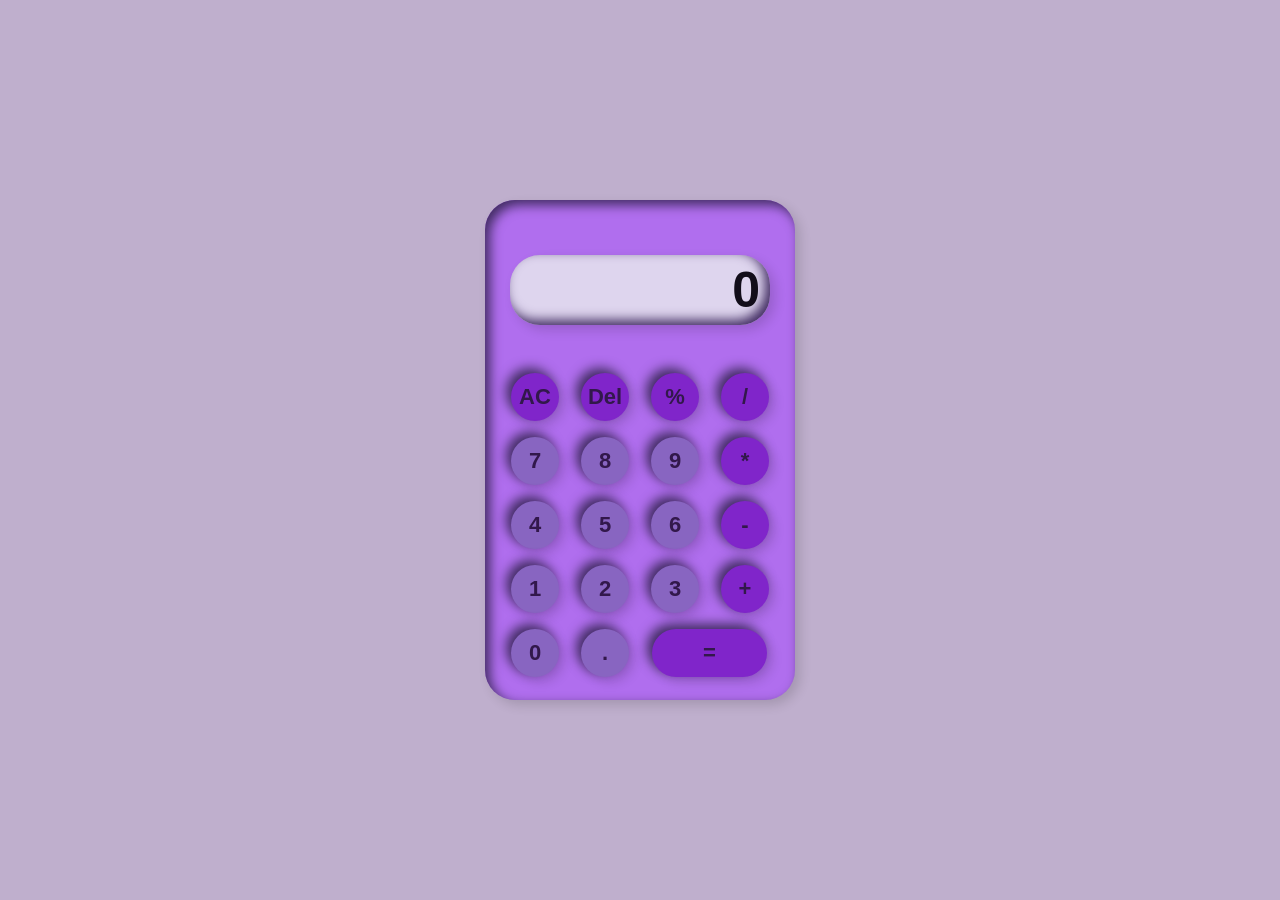
<file: calculator.html>
<!DOCTYPE html>
<html lang="en">
<head>
    <meta charset="UTF-8">
    <meta name="viewport" content="width=device-width, initial-scale=1.0">
    <title>calculator</title>
    <style>
        *{
          margin: 0;
          padding:0;
          box-sizing: border-box;
          font-family: sans-serif;
          font-weight: bold;
          font-size: 22px;
          color: rgb(50, 24, 75);
          background-color: rgb(191, 175, 205);

        }
        .container{
            height: 100vh;
            display: flex;
            justify-content: center;
            align-items: center;
        }
        .calculator{
            background-color: rgb(176, 110, 238);
            padding: 15px;
            border-radius: 30px;
            box-shadow: inset 5px 5px 12px #412c62 ,
                            5px 5px 12px rgba(0, 0, 0, 0.14);
            display: grid;
            grid-template-columns: repeat(4,70px);                
        }
        input{
            grid-column: span 4;
            width: 260px;
            height: 70px;
            background-color: #ded5ee;
            border: none;
            box-shadow: inset -5px -5px 12px #412c62 ,
            5px 5px 12px rgba(0, 0, 0, 0.14);
            border-radius: 30px;
            outline: none;
            font-size: 50px;
            text-align: end;
            margin: 40px auto;
            padding: 10px;
           }
         input::placeholder{
            color: #120d1a;

         }  
         button{
            width: 48px;
            height: 48px;
            background-color: #8865c1; 
            box-shadow:  -5px -5px 12px #412c62 ,
            5px 5px 12px rgba(9, 5, 10, 0.14);
            border-radius: 50%;
            border: none;
            margin: 8px auto;
        }
        .eql{
            width: 115px;
            border-radius: 40px;
            margin: 8px 12px;
           
        }
        .btn{
            background-color: rgb(128, 37, 202);
        }
        #btn{
            background-color: rgb(128, 37, 202);
        }
        
    </style>
</head>
<body>
    <div class="container">
        <div class="calculator">
            <input type="text" placeholder="0" id="result">
            <button class="btn" onclick="clrs()">AC</button>
            <button class="btn" onclick="dlt()">Del</button>
            <button class="btn" onclick="display('%')">%</button>
            <button class="btn" onclick="display('/')">/</button>
            <button onclick="display('7')">7</button>
            <button onclick="display('8')">8</button>
            <button onclick="display('9')">9</button>
            <button class="btn" onclick="display('*')">*</button>
            <button onclick="display('4')">4</button>
            <button onclick="display('5')">5</button>
            <button onclick="display('6')">6</button>
            <button class="btn" onclick="display('-')">-</button>
            <button onclick="display('1')">1</button>
            <button onclick="display('2')">2</button>
            <button onclick="display('3')">3</button>
            <button class="btn" onclick="display('+')">+</button>
            <button onclick="display('0')">0</button>
            <button onclick="display('.')">.</button>
            <button id="btn"class="eql" onclick="calculate()">=</button>
        </div>
    </div>
    <script src="js/script.js"></script>
</body>
</html>
</file>
